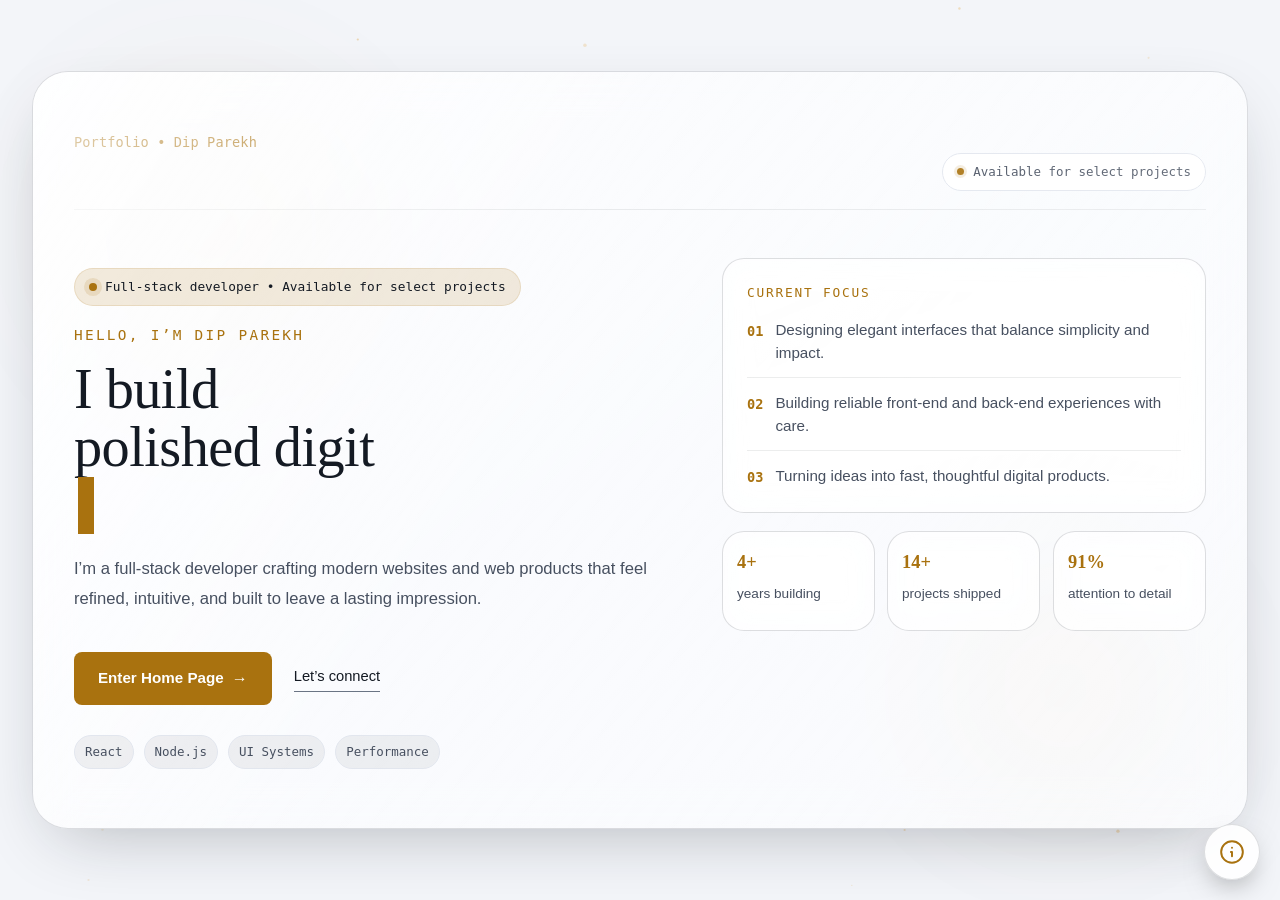
<file: index.html>
<!DOCTYPE html>
<html lang="en">
  <head>
    <meta charset="UTF-8" />
    <meta name="viewport" content="width=device-width, initial-scale=1.0" />
    <title>Dip Parekh | Full Stack Developer</title>
    <meta
      name="description"
      content="Personal portfolio for Dip Parekh, a Full Stack Developer crafting thoughtful digital experiences."
    />
    <link rel="icon" type="image/svg+xml" href="favicon.svg" />
    <link rel="stylesheet" href="styles.css" />
  </head>
  <body class="landing-page">
    <a class="skip-link" href="#main-content">Skip to content</a>
    <canvas id="bg-canvas" aria-hidden="true"></canvas>
    <div class="landing-glow glow-one" aria-hidden="true"></div>
    <div class="landing-glow glow-two" aria-hidden="true"></div>
    <div class="reading-guide" aria-hidden="true"></div>

    <main class="landing-shell" id="main-content">
      <section class="landing-card animate-in">
        <div class="landing-topbar">
          <p class="eyebrow">Portfolio • Dip Parekh</p>
          <span class="status-pill landing-status">
            <span class="dot"></span>
            Available for select projects
          </span>
        </div>

        <div class="landing-grid">
          <div class="landing-content">
            <div class="hero-badge">Full-stack developer • Available for select projects</div>
            <p class="intro-label">Hello, I’m Dip Parekh</p>
            <h1 class="hero-title">
              <span
                class="hero-text"
                data-animated-text="I build polished digital experiences with clarity, speed, and soul."
              ></span>
              <span class="typing-cursor" aria-hidden="true"></span>
            </h1>
            <p class="landing-copy">
              I’m a full-stack developer crafting modern websites and web products that feel refined,
              intuitive, and built to leave a lasting impression.
            </p>

            <div class="hero-actions">
              <a class="primary-link nav-entry-btn" href="home.html">
                Enter Home Page
                <span aria-hidden="true">→</span>
              </a>
              <a class="secondary-link" href="contact.html">Let’s connect</a>
            </div>

            <div class="chip-row" aria-label="Core skills">
              <span>React</span>
              <span>Node.js</span>
              <span>UI Systems</span>
              <span>Performance</span>
            </div>
          </div>

          <aside class="landing-aside">
            <div class="glass-panel">
              <p class="panel-label">Current focus</p>
              <ul class="feature-list">
                <li>
                  <strong>01</strong>
                  <span>Designing elegant interfaces that balance simplicity and impact.</span>
                </li>
                <li>
                  <strong>02</strong>
                  <span>Building reliable front-end and back-end experiences with care.</span>
                </li>
                <li>
                  <strong>03</strong>
                  <span>Turning ideas into fast, thoughtful digital products.</span>
                </li>
              </ul>
            </div>

            <div class="stats-grid">
              <div class="stat-box">
                <strong class="stat-value" data-target="4" data-suffix="+">0</strong>
                <span>years building</span>
              </div>
              <div class="stat-box">
                <strong class="stat-value" data-target="15" data-suffix="+">0</strong>
                <span>projects shipped</span>
              </div>
              <div class="stat-box">
                <strong class="stat-value" data-target="100" data-suffix="%">0</strong>
                <span>attention to detail</span>
              </div>
            </div>
          </aside>
        </div>
      </section>
    </main>

    <div class="accessibility-widget">
      <div class="accessibility-panel" aria-hidden="true">
        <div class="a11y-panel-head">
          <span class="a11y-panel-title">Accessibility</span>
          <button class="a11y-close" type="button" aria-label="Close accessibility panel">×</button>
        </div>
        <div class="a11y-panel-body">
          <div class="a11y-group">
            <span class="a11y-label">Theme</span>
            <div class="a11y-options" role="group" aria-label="Theme">
              <button class="a11y-option" type="button" data-option="theme" data-key="theme" data-value="dark" aria-pressed="false">Dark</button>
              <button class="a11y-option" type="button" data-option="theme" data-key="theme" data-value="light" aria-pressed="false">Light</button>
            </div>
          </div>
          <div class="a11y-group">
            <span class="a11y-label">Text size</span>
            <div class="a11y-options" role="group" aria-label="Text size">
              <button class="a11y-option" type="button" data-option="textSize" data-key="textSize" data-value="small" aria-pressed="false">A−</button>
              <button class="a11y-option" type="button" data-option="textSize" data-key="textSize" data-value="normal" aria-pressed="false">A</button>
              <button class="a11y-option" type="button" data-option="textSize" data-key="textSize" data-value="large" aria-pressed="false">A+</button>
              <button class="a11y-option" type="button" data-option="textSize" data-key="textSize" data-value="xlarge" aria-pressed="false">A++</button>
            </div>
          </div>
          <div class="a11y-group">
            <span class="a11y-label">
              High contrast
              <button class="a11y-switch" type="button" role="switch" aria-label="High contrast" data-switch="highContrast" aria-checked="false"><span></span></button>
            </span>
          </div>
          <div class="a11y-group">
            <span class="a11y-label">
              Underline links
              <button class="a11y-switch" type="button" role="switch" aria-label="Underline links" data-switch="underlineLinks" aria-checked="false"><span></span></button>
            </span>
          </div>
          <div class="a11y-group">
            <span class="a11y-label">
              Reduce motion
              <button class="a11y-switch" type="button" role="switch" aria-label="Reduce motion" data-switch="reduceMotion" aria-checked="false"><span></span></button>
            </span>
          </div>
          <div class="a11y-group">
            <span class="a11y-label">
              Grayscale
              <button class="a11y-switch" type="button" role="switch" aria-label="Grayscale" data-switch="grayscale" aria-checked="false"><span></span></button>
            </span>
          </div>
          <div class="a11y-group">
            <span class="a11y-label">
              Big cursor
              <button class="a11y-switch" type="button" role="switch" aria-label="Big cursor" data-switch="bigCursor" aria-checked="false"><span></span></button>
            </span>
          </div>
          <div class="a11y-group">
            <span class="a11y-label">
              Reading guide
              <button class="a11y-switch" type="button" role="switch" aria-label="Reading guide" data-switch="readingGuide" aria-checked="false"><span></span></button>
            </span>
          </div>
          <button class="a11y-reset" type="button" data-reset="true">Reset all</button>
        </div>
      </div>
      <button class="accessibility-toggle" type="button" aria-expanded="false" aria-label="Open accessibility options">
        <svg xmlns="http://www.w3.org/2000/svg" viewBox="0 0 24 24" fill="none" stroke="currentColor" stroke-width="1.8" stroke-linecap="round" stroke-linejoin="round" aria-hidden="true">
          <circle cx="12" cy="12" r="10"></circle>
          <path d="M12 8h.01"></path>
          <path d="M11 12h1v4"></path>
        </svg>
      </button>
    </div>

    <script src="script.js"></script>
  </body>
</html>
</file>
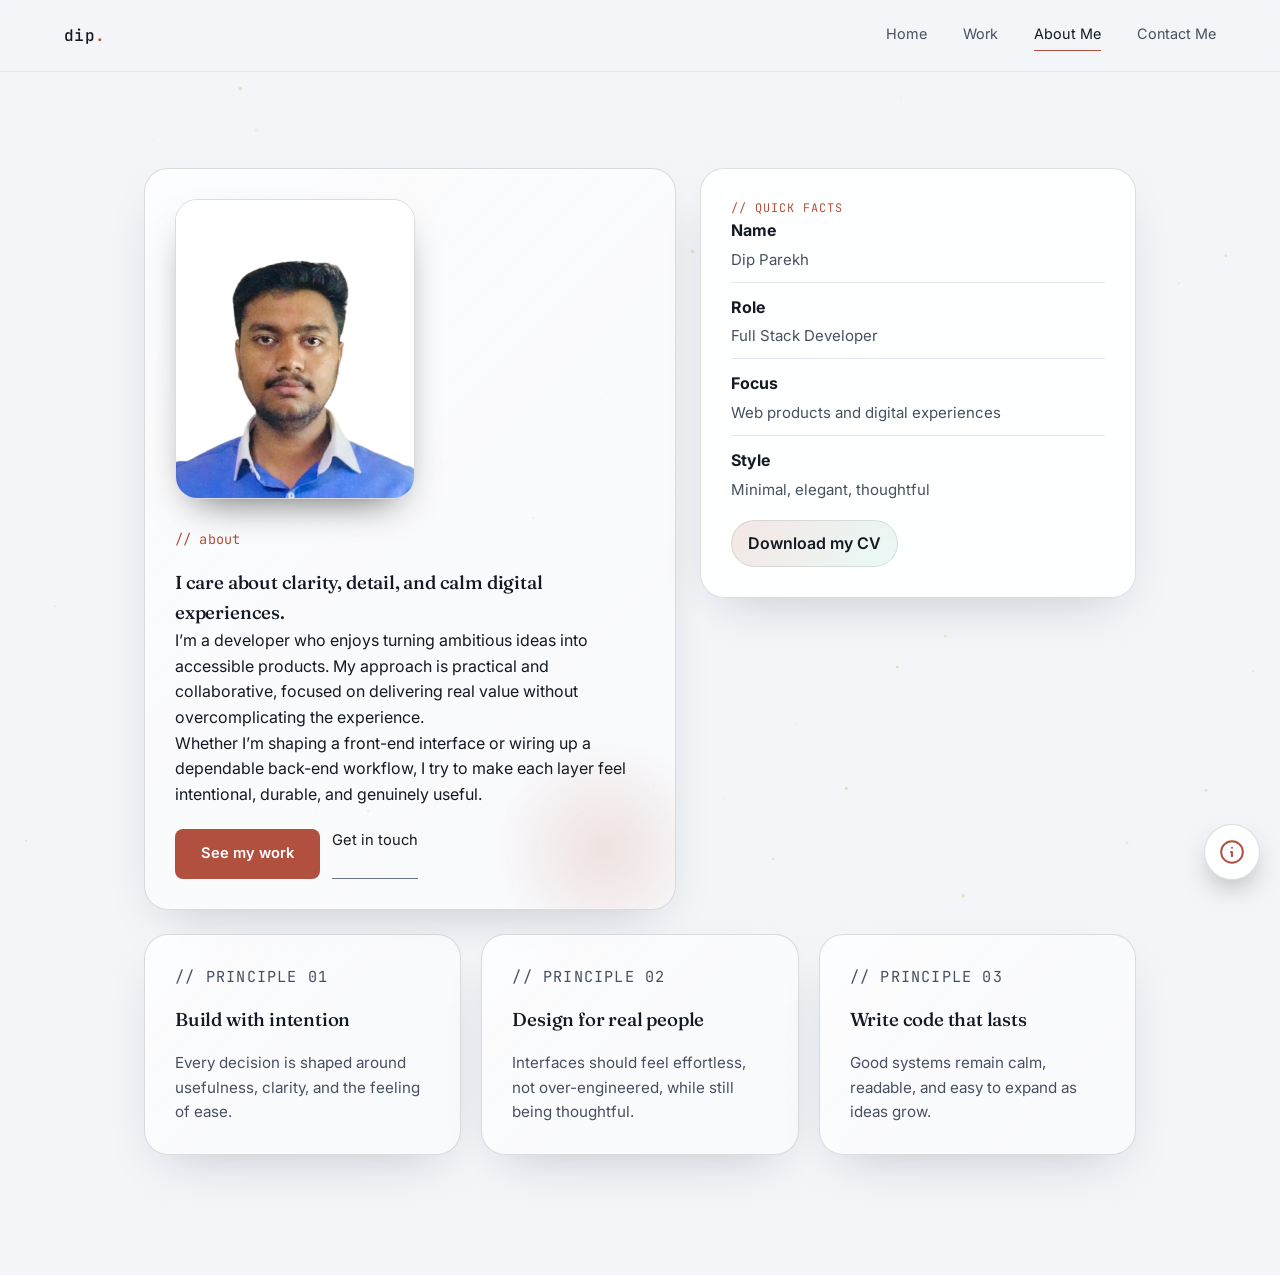
<file: about.html>
<!DOCTYPE html>
<html lang="en">
  <head>
    <meta charset="UTF-8" />
    <meta name="viewport" content="width=device-width, initial-scale=1.0" />
    <title>Dip Parekh | About Me</title>
    <meta name="description" content="About Dip Parekh and his professional story." />
    <link rel="preconnect" href="https://fonts.googleapis.com" />
    <link rel="preconnect" href="https://fonts.gstatic.com" crossorigin />
    <link
      href="https://fonts.googleapis.com/css2?family=Fraunces:ital,opsz,wght@0,9..144,300;0,9..144,500;0,9..144,600;1,9..144,500&family=Inter:wght@400;500;600&family=JetBrains+Mono:wght@400;500&display=swap"
      rel="stylesheet"
    />
    <link rel="stylesheet" href="styles.css" />
  </head>
  <body data-page="about" class="about-page">
    <a class="skip-link" href="#main-content">Skip to content</a>
    <canvas id="bg-canvas" aria-hidden="true"></canvas>
    <div class="reading-guide" aria-hidden="true"></div>

<nav class="site-nav" aria-label="Primary navigation">
      <a class="logo-mark" href="home.html">dip<span>.</span></a>
      <div class="nav-links" id="nav-links">
        <a class="nav-link" href="home.html">Home</a>
        <a class="nav-link" href="work.html">Work</a>
        <a class="nav-link active" href="about.html">About Me</a>
        <a class="nav-link" href="contact.html">Contact Me</a>
      </div>
      <button class="nav-toggle" type="button" aria-label="Open menu" aria-expanded="false" aria-controls="nav-links">
        <span></span><span></span><span></span>
      </button>
    </nav>
    <div class="nav-overlay" aria-hidden="true"></div>

    <main class="page-shell" id="main-content">
      <section class="about-layout">
        <article class="panel story-panel work-card animate-in">
          <div class="about-photo-card">
            <img src="assets/DIP image.png" alt="Portrait of Dip Parekh" />
          </div>
          <p class="eyebrow">// about</p>
          <h1>I care about clarity, detail, and calm digital experiences.</h1>
          <p>
            I’m a developer who enjoys turning ambitious ideas into accessible
            products. My approach is practical and collaborative, focused on
            delivering real value without overcomplicating the experience.
          </p>
          <p>
            Whether I’m shaping a front-end interface or wiring up a dependable
            back-end workflow, I try to make each layer feel intentional, durable,
            and genuinely useful.
          </p>
          <div class="action-row">
            <a class="primary-link" href="work.html">See my work</a>
            <a class="secondary-link" href="contact.html">Get in touch</a>
          </div>
        </article>

        <aside class="panel quick-facts work-card animate-in">
          <p class="approach-tag">// quick facts</p>
          <ul class="detail-list">
            <li><strong>Name</strong><span>Dip Parekh</span></li>
            <li><strong>Role</strong><span>Full Stack Developer</span></li>
            <li><strong>Focus</strong><span>Web products and digital experiences</span></li>
            <li><strong>Style</strong><span>Minimal, elegant, thoughtful</span></li>
          </ul>
          <a class="cv-download" href="assets/DIP%20%20CV%20IT.pdf" download="Dip-Parekh-CV.pdf">
            Download my CV
          </a>
        </aside>
      </section>

      <section class="values-grid">
        <article class="panel value-card work-card animate-in">
          <p class="approach-tag">// principle 01</p>
          <h3>Build with intention</h3>
          <p>Every decision is shaped around usefulness, clarity, and the feeling of ease.</p>
        </article>
        <article class="panel value-card work-card animate-in">
          <p class="approach-tag">// principle 02</p>
          <h3>Design for real people</h3>
          <p>Interfaces should feel effortless, not over-engineered, while still being thoughtful.</p>
        </article>
        <article class="panel value-card work-card animate-in">
          <p class="approach-tag">// principle 03</p>
          <h3>Write code that lasts</h3>
          <p>Good systems remain calm, readable, and easy to expand as ideas grow.</p>
        </article>
      </section>
    </main>

    <div class="accessibility-widget">
      <div class="accessibility-panel" aria-hidden="true">
        <div class="a11y-panel-head">
          <span class="a11y-panel-title">Accessibility</span>
          <button class="a11y-close" type="button" aria-label="Close accessibility panel">×</button>
        </div>
        <div class="a11y-panel-body">
          <div class="a11y-group">
            <span class="a11y-label">Theme</span>
            <div class="a11y-options" role="group" aria-label="Theme">
              <button class="a11y-option" type="button" data-option="theme" data-key="theme" data-value="dark" aria-pressed="false">Dark</button>
              <button class="a11y-option" type="button" data-option="theme" data-key="theme" data-value="light" aria-pressed="false">Light</button>
            </div>
          </div>
          <div class="a11y-group">
            <span class="a11y-label">Text size</span>
            <div class="a11y-options" role="group" aria-label="Text size">
              <button class="a11y-option" type="button" data-option="textSize" data-key="textSize" data-value="small" aria-pressed="false">A−</button>
              <button class="a11y-option" type="button" data-option="textSize" data-key="textSize" data-value="normal" aria-pressed="false">A</button>
              <button class="a11y-option" type="button" data-option="textSize" data-key="textSize" data-value="large" aria-pressed="false">A+</button>
              <button class="a11y-option" type="button" data-option="textSize" data-key="textSize" data-value="xlarge" aria-pressed="false">A++</button>
            </div>
          </div>
          <div class="a11y-group">
            <span class="a11y-label">
              High contrast
              <button class="a11y-switch" type="button" role="switch" aria-label="High contrast" data-switch="highContrast" aria-checked="false"><span></span></button>
            </span>
          </div>
          <div class="a11y-group">
            <span class="a11y-label">
              Underline links
              <button class="a11y-switch" type="button" role="switch" aria-label="Underline links" data-switch="underlineLinks" aria-checked="false"><span></span></button>
            </span>
          </div>
          <div class="a11y-group">
            <span class="a11y-label">
              Reduce motion
              <button class="a11y-switch" type="button" role="switch" aria-label="Reduce motion" data-switch="reduceMotion" aria-checked="false"><span></span></button>
            </span>
          </div>
          <div class="a11y-group">
            <span class="a11y-label">
              Grayscale
              <button class="a11y-switch" type="button" role="switch" aria-label="Grayscale" data-switch="grayscale" aria-checked="false"><span></span></button>
            </span>
          </div>
          <div class="a11y-group">
            <span class="a11y-label">
              Big cursor
              <button class="a11y-switch" type="button" role="switch" aria-label="Big cursor" data-switch="bigCursor" aria-checked="false"><span></span></button>
            </span>
          </div>
          <div class="a11y-group">
            <span class="a11y-label">
              Reading guide
              <button class="a11y-switch" type="button" role="switch" aria-label="Reading guide" data-switch="readingGuide" aria-checked="false"><span></span></button>
            </span>
          </div>
          <button class="a11y-reset" type="button" data-reset="true">Reset all</button>
        </div>
      </div>
      <button class="accessibility-toggle" type="button" aria-expanded="false" aria-label="Open accessibility options">
        <svg xmlns="http://www.w3.org/2000/svg" viewBox="0 0 24 24" fill="none" stroke="currentColor" stroke-width="1.8" stroke-linecap="round" stroke-linejoin="round" aria-hidden="true">
          <circle cx="12" cy="12" r="10"></circle>
          <path d="M12 8h.01"></path>
          <path d="M11 12h1v4"></path>
        </svg>
      </button>
    </div>

    <script src="script.js"></script>
  </body>
</html>
</file>
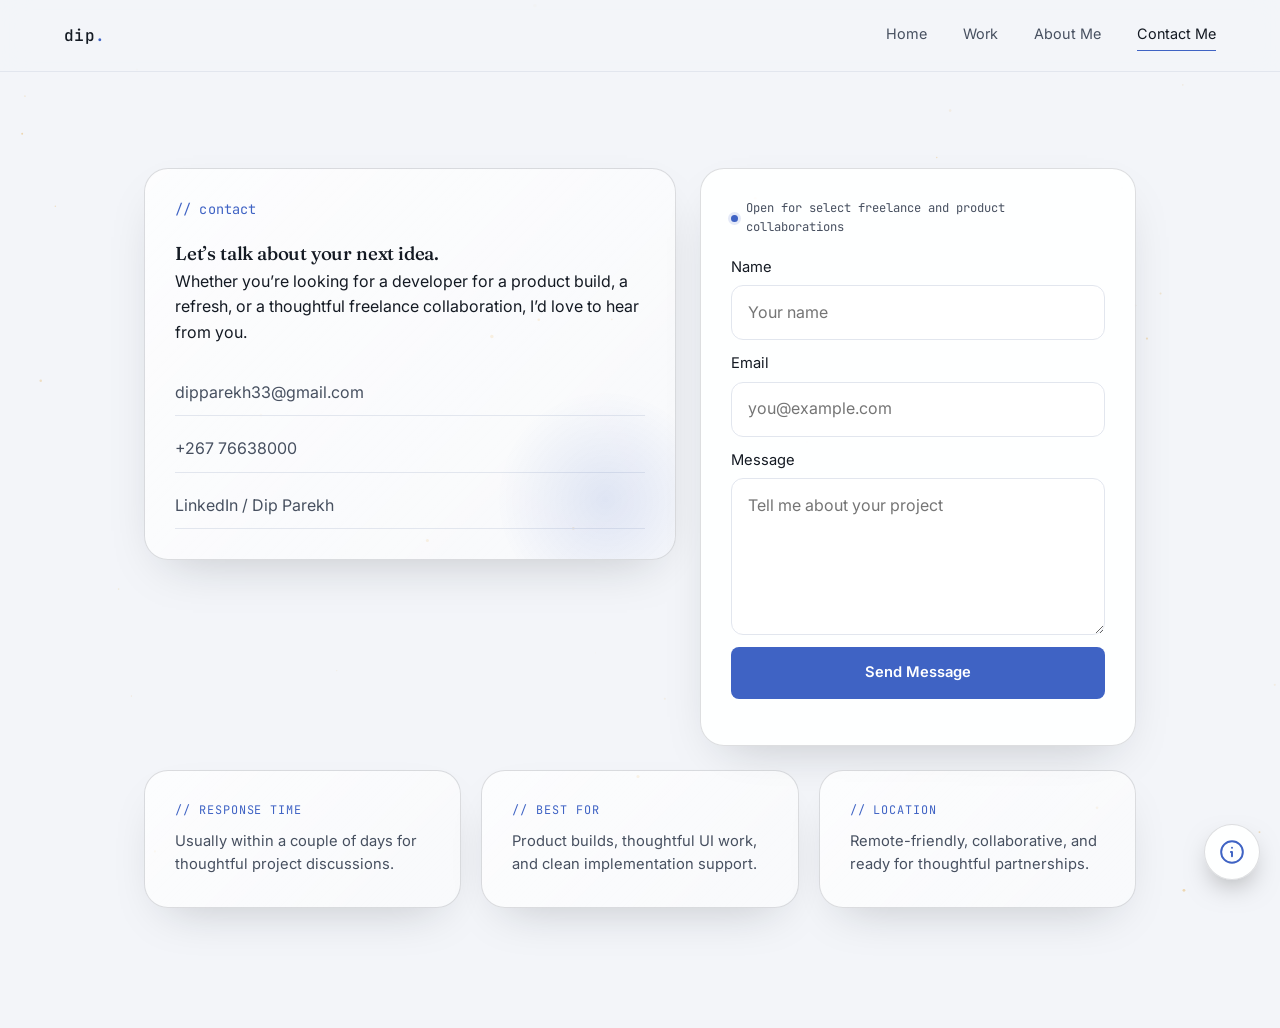
<file: contact.html>
<!DOCTYPE html>
<html lang="en">
  <head>
    <meta charset="UTF-8" />
    <meta name="viewport" content="width=device-width, initial-scale=1.0" />
    <title>Dip Parekh | Contact Me</title>
    <meta name="description" content="Get in touch with Dip Parekh." />
    <link rel="preconnect" href="https://fonts.googleapis.com" />
    <link rel="preconnect" href="https://fonts.gstatic.com" crossorigin />
    <link
      href="https://fonts.googleapis.com/css2?family=Fraunces:ital,opsz,wght@0,9..144,300;0,9..144,500;0,9..144,600;1,9..144,500&family=Inter:wght@400;500;600&family=JetBrains+Mono:wght@400;500&display=swap"
      rel="stylesheet"
    />
    <link rel="stylesheet" href="styles.css" />
  </head>
  <body data-page="contact" class="contact-page">
    <a class="skip-link" href="#main-content">Skip to content</a>
    <canvas id="bg-canvas" aria-hidden="true"></canvas>
    <div class="reading-guide" aria-hidden="true"></div>

<nav class="site-nav" aria-label="Primary navigation">
      <a class="logo-mark" href="home.html">dip<span>.</span></a>
      <div class="nav-links" id="nav-links">
        <a class="nav-link" href="home.html">Home</a>
        <a class="nav-link" href="work.html">Work</a>
        <a class="nav-link" href="about.html">About Me</a>
        <a class="nav-link active" href="contact.html">Contact Me</a>
      </div>
      <button class="nav-toggle" type="button" aria-label="Open menu" aria-expanded="false" aria-controls="nav-links">
        <span></span><span></span><span></span>
      </button>
    </nav>
    <div class="nav-overlay" aria-hidden="true"></div>

    <main class="page-shell" id="main-content">
      <section class="contact-layout">
        <article class="panel contact-intro work-card animate-in">
          <p class="eyebrow">// contact</p>
          <h1>Let’s talk about your next idea.</h1>
          <p>
            Whether you’re looking for a developer for a product build, a refresh,
            or a thoughtful freelance collaboration, I’d love to hear from you.
          </p>
          <div class="contact-links">
            <a href="mailto:dipparekh33@gmail.com">dipparekh33@gmail.com</a>
            <a href="tel:+26776638000">+267 76638000</a>
            <a href="https://www.linkedin.com/in/dip-parekh-223962174/" target="_blank" rel="noopener noreferrer">LinkedIn / Dip Parekh</a>
          </div>
        </article>

        <div class="panel form-card work-card animate-in">
          <div class="contact-status">
            <span class="dot"></span>
            Open for select freelance and product collaborations
          </div>
          <form id="contact-form" action="https://api.web3forms.com/submit" method="POST">
            <input type="hidden" name="access_key" value="25f77def-c00d-4a2e-8013-86883be7942d" />
            <label>
              Name
              <input type="text" name="name" placeholder="Your name" required />
            </label>
            <label>
              Email
              <input type="email" name="email" placeholder="you@example.com" required />
            </label>
            <label>
              Message
              <textarea name="message" rows="5" placeholder="Tell me about your project" required></textarea>
            </label>
            <button type="submit" class="primary-link">Send Message</button>
            <div id="form-status" class="form-status" aria-live="polite"></div>
          </form>
        </div>
      </section>

      <section class="contact-strip">
        <article class="panel work-card animate-in">
          <p class="approach-tag">// response time</p>
          <p>Usually within a couple of days for thoughtful project discussions.</p>
        </article>
        <article class="panel work-card animate-in">
          <p class="approach-tag">// best for</p>
          <p>Product builds, thoughtful UI work, and clean implementation support.</p>
        </article>
        <article class="panel work-card animate-in">
          <p class="approach-tag">// location</p>
          <p>Remote-friendly, collaborative, and ready for thoughtful partnerships.</p>
        </article>
      </section>
    </main>

    <div class="accessibility-widget">
      <div class="accessibility-panel" aria-hidden="true">
        <div class="a11y-panel-head">
          <span class="a11y-panel-title">Accessibility</span>
          <button class="a11y-close" type="button" aria-label="Close accessibility panel">×</button>
        </div>
        <div class="a11y-panel-body">
          <div class="a11y-group">
            <span class="a11y-label">Theme</span>
            <div class="a11y-options" role="group" aria-label="Theme">
              <button class="a11y-option" type="button" data-option="theme" data-key="theme" data-value="dark" aria-pressed="false">Dark</button>
              <button class="a11y-option" type="button" data-option="theme" data-key="theme" data-value="light" aria-pressed="false">Light</button>
            </div>
          </div>
          <div class="a11y-group">
            <span class="a11y-label">Text size</span>
            <div class="a11y-options" role="group" aria-label="Text size">
              <button class="a11y-option" type="button" data-option="textSize" data-key="textSize" data-value="small" aria-pressed="false">A−</button>
              <button class="a11y-option" type="button" data-option="textSize" data-key="textSize" data-value="normal" aria-pressed="false">A</button>
              <button class="a11y-option" type="button" data-option="textSize" data-key="textSize" data-value="large" aria-pressed="false">A+</button>
              <button class="a11y-option" type="button" data-option="textSize" data-key="textSize" data-value="xlarge" aria-pressed="false">A++</button>
            </div>
          </div>
          <div class="a11y-group">
            <span class="a11y-label">
              High contrast
              <button class="a11y-switch" type="button" role="switch" aria-label="High contrast" data-switch="highContrast" aria-checked="false"><span></span></button>
            </span>
          </div>
          <div class="a11y-group">
            <span class="a11y-label">
              Underline links
              <button class="a11y-switch" type="button" role="switch" aria-label="Underline links" data-switch="underlineLinks" aria-checked="false"><span></span></button>
            </span>
          </div>
          <div class="a11y-group">
            <span class="a11y-label">
              Reduce motion
              <button class="a11y-switch" type="button" role="switch" aria-label="Reduce motion" data-switch="reduceMotion" aria-checked="false"><span></span></button>
            </span>
          </div>
          <div class="a11y-group">
            <span class="a11y-label">
              Grayscale
              <button class="a11y-switch" type="button" role="switch" aria-label="Grayscale" data-switch="grayscale" aria-checked="false"><span></span></button>
            </span>
          </div>
          <div class="a11y-group">
            <span class="a11y-label">
              Big cursor
              <button class="a11y-switch" type="button" role="switch" aria-label="Big cursor" data-switch="bigCursor" aria-checked="false"><span></span></button>
            </span>
          </div>
          <div class="a11y-group">
            <span class="a11y-label">
              Reading guide
              <button class="a11y-switch" type="button" role="switch" aria-label="Reading guide" data-switch="readingGuide" aria-checked="false"><span></span></button>
            </span>
          </div>
          <button class="a11y-reset" type="button" data-reset="true">Reset all</button>
        </div>
      </div>
      <button class="accessibility-toggle" type="button" aria-expanded="false" aria-label="Open accessibility options">
        <svg xmlns="http://www.w3.org/2000/svg" viewBox="0 0 24 24" fill="none" stroke="currentColor" stroke-width="1.8" stroke-linecap="round" stroke-linejoin="round" aria-hidden="true">
          <circle cx="12" cy="12" r="10"></circle>
          <path d="M12 8h.01"></path>
          <path d="M11 12h1v4"></path>
        </svg>
      </button>
    </div>

    <script src="script.js"></script>
  </body>
</html>
</file>
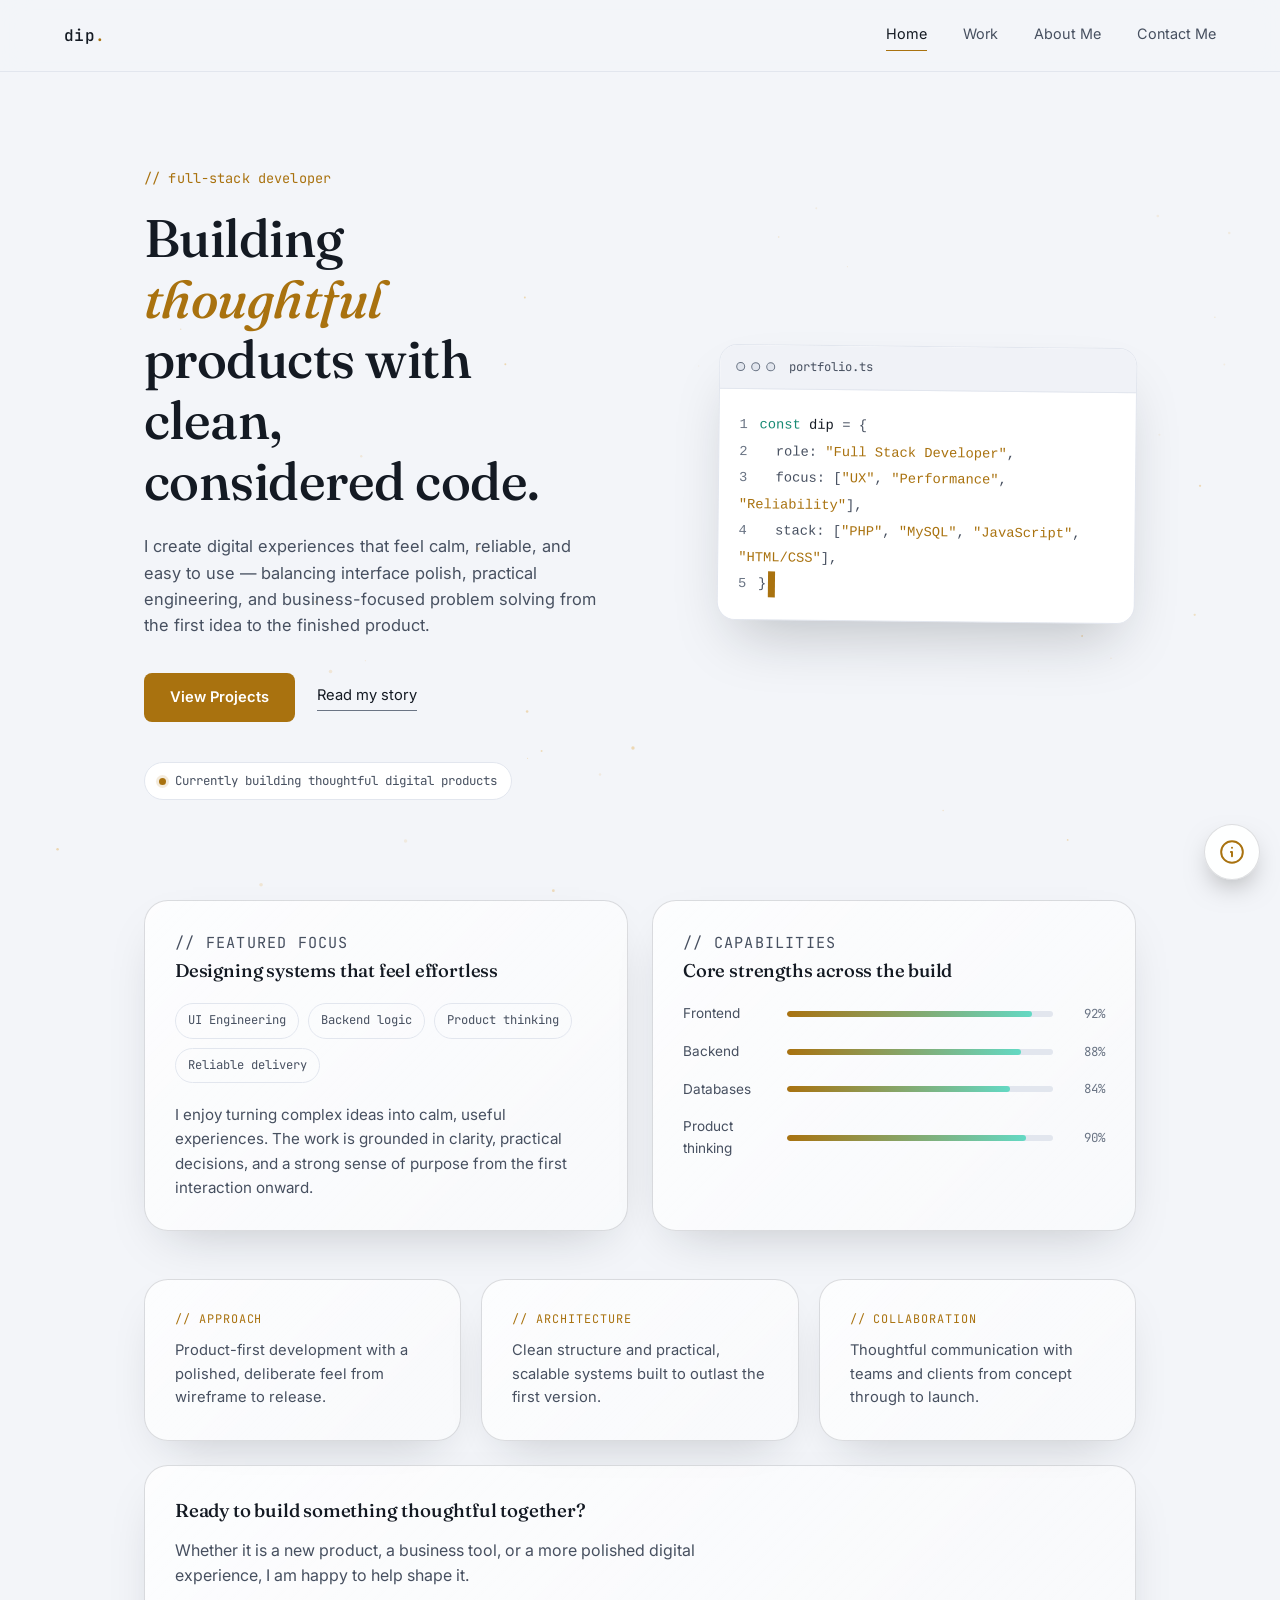
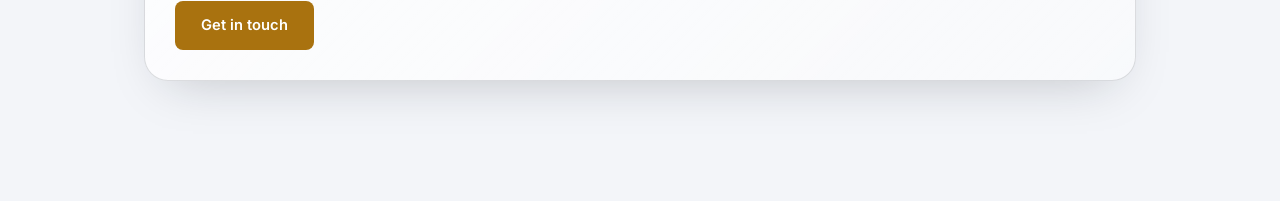
<file: home.html>
<!DOCTYPE html>
<html lang="en">
  <head>
    <meta charset="UTF-8" />
    <meta name="viewport" content="width=device-width, initial-scale=1.0" />
    <title>Dip Parekh | Home</title>
    <meta name="description" content="Home page for Dip Parekh's personal portfolio." />
    <link rel="preconnect" href="https://fonts.googleapis.com" />
    <link rel="preconnect" href="https://fonts.gstatic.com" crossorigin />
    <link
      href="https://fonts.googleapis.com/css2?family=Fraunces:ital,opsz,wght@0,9..144,300;0,9..144,500;0,9..144,600;1,9..144,500&family=Inter:wght@400;500;600&family=JetBrains+Mono:wght@400;500&display=swap"
      rel="stylesheet"
    />
    <link rel="stylesheet" href="styles.css" />
  </head>
  <body data-page="home" class="home-page">
    <a class="skip-link" href="#main-content">Skip to content</a>
    <canvas id="bg-canvas" aria-hidden="true"></canvas>
    <div class="reading-guide" aria-hidden="true"></div>

    <nav class="site-nav" aria-label="Primary navigation">
      <a class="logo-mark" href="home.html">dip<span>.</span></a>
      <div class="nav-links" id="nav-links">
        <a class="nav-link active" href="home.html">Home</a>
        <a class="nav-link" href="work.html">Work</a>
        <a class="nav-link" href="about.html">About Me</a>
        <a class="nav-link" href="contact.html">Contact Me</a>
      </div>
      <button class="nav-toggle" type="button" aria-label="Open menu" aria-expanded="false" aria-controls="nav-links">
        <span></span><span></span><span></span>
      </button>
    </nav>
    <div class="nav-overlay" aria-hidden="true"></div>

    <main class="page-shell" id="main-content">
      <section class="hero-grid">
        <div class="hero-copy animate-in">
          <p class="eyebrow">// full-stack developer</p>
          <h1>Building <em>thoughtful</em> products with clean, considered code.</h1>
          <p class="lead">
            I create digital experiences that feel calm, reliable, and easy to use — balancing interface polish,
            practical engineering, and business-focused problem solving from the first idea to the finished product.
          </p>
          <div class="hero-actions">
            <a class="primary-link" href="work.html">View Projects</a>
            <a class="secondary-link" href="about.html">Read my story</a>
          </div>
          <div class="status-pill">
            <span class="dot"></span>
            Currently building thoughtful digital products
          </div>
        </div>

        <div class="hero-card animate-in">
          <div class="code-window">
            <div class="window-bar">
              <div class="window-dots">
                <span></span><span></span><span></span>
              </div>
              <span class="window-title">portfolio.ts</span>
            </div>
            <div class="code-body">
              <pre><code><span class="ln">1</span><span class="tok-kw">const</span> <span class="tok-var">dip</span> <span class="tok-op">=</span> <span class="tok-punct">{</span>
<span class="ln">2</span>  <span class="tok-prop">role</span><span class="tok-punct">:</span> <span class="tok-str">"Full Stack Developer"</span><span class="tok-punct">,</span>
<span class="ln">3</span>  <span class="tok-prop">focus</span><span class="tok-punct">:</span> <span class="tok-punct">[</span><span class="tok-str">"UX"</span><span class="tok-punct">,</span> <span class="tok-str">"Performance"</span><span class="tok-punct">,</span> <span class="tok-str">"Reliability"</span><span class="tok-punct">]</span><span class="tok-punct">,</span>
<span class="ln">4</span>  <span class="tok-prop">stack</span><span class="tok-punct">:</span> <span class="tok-punct">[</span><span class="tok-str">"PHP"</span><span class="tok-punct">,</span> <span class="tok-str">"MySQL"</span><span class="tok-punct">,</span> <span class="tok-str">"JavaScript"</span><span class="tok-punct">,</span> <span class="tok-str">"HTML/CSS"</span><span class="tok-punct">]</span><span class="tok-punct">,</span>
<span class="ln">5</span><span class="tok-punct">}</span><span class="cursor">&nbsp;</span></code></pre>
            </div>
          </div>
        </div>
      </section>

      <section class="content-grid">
        <article class="panel work-card animate-in">
          <p class="approach-tag">// featured focus</p>
          <h3>Designing systems that feel effortless</h3>
          <div class="chips">
            <span>UI Engineering</span>
            <span>Backend logic</span>
            <span>Product thinking</span>
            <span>Reliable delivery</span>
          </div>
          <p>
            I enjoy turning complex ideas into calm, useful experiences. The work is grounded in clarity,
            practical decisions, and a strong sense of purpose from the first interaction onward.
          </p>
        </article>

        <article class="panel work-card animate-in">
          <p class="approach-tag">// capabilities</p>
          <h3>Core strengths across the build</h3>
          <div class="skill-list">
            <div class="skill-row">
              <span class="skill-label">Frontend</span>
              <div class="bar"><i data-target="92"></i></div>
              <span class="skill-value">92%</span>
            </div>
            <div class="skill-row">
              <span class="skill-label">Backend</span>
              <div class="bar"><i data-target="88"></i></div>
              <span class="skill-value">88%</span>
            </div>
            <div class="skill-row">
              <span class="skill-label">Databases</span>
              <div class="bar"><i data-target="84"></i></div>
              <span class="skill-value">84%</span>
            </div>
            <div class="skill-row">
              <span class="skill-label">Product thinking</span>
              <div class="bar"><i data-target="90"></i></div>
              <span class="skill-value">90%</span>
            </div>
          </div>
        </article>
      </section>

      <section class="approach-strip">
        <article class="panel approach-card work-card animate-in">
          <p class="approach-tag">// approach</p>
          <p>Product-first development with a polished, deliberate feel from wireframe to release.</p>
        </article>
        <article class="panel approach-card work-card animate-in">
          <p class="approach-tag">// architecture</p>
          <p>Clean structure and practical, scalable systems built to outlast the first version.</p>
        </article>
        <article class="panel approach-card work-card animate-in">
          <p class="approach-tag">// collaboration</p>
          <p>Thoughtful communication with teams and clients from concept through to launch.</p>
        </article>
      </section>

      <section class="panel closing-cta work-card animate-in">
        <h3>Ready to build something thoughtful together?</h3>
        <p>Whether it is a new product, a business tool, or a more polished digital experience, I am happy to help shape it.</p>
        <a class="primary-link" href="contact.html">Get in touch</a>
      </section>
    </main>

    <div class="accessibility-widget">
      <div class="accessibility-panel" aria-hidden="true">
        <div class="a11y-panel-head">
          <span class="a11y-panel-title">Accessibility</span>
          <button class="a11y-close" type="button" aria-label="Close accessibility panel">×</button>
        </div>
        <div class="a11y-panel-body">
          <div class="a11y-group">
            <span class="a11y-label">Theme</span>
            <div class="a11y-options" role="group" aria-label="Theme">
              <button class="a11y-option" type="button" data-option="theme" data-key="theme" data-value="dark" aria-pressed="false">Dark</button>
              <button class="a11y-option" type="button" data-option="theme" data-key="theme" data-value="light" aria-pressed="false">Light</button>
            </div>
          </div>
          <div class="a11y-group">
            <span class="a11y-label">Text size</span>
            <div class="a11y-options" role="group" aria-label="Text size">
              <button class="a11y-option" type="button" data-option="textSize" data-key="textSize" data-value="small" aria-pressed="false">A−</button>
              <button class="a11y-option" type="button" data-option="textSize" data-key="textSize" data-value="normal" aria-pressed="false">A</button>
              <button class="a11y-option" type="button" data-option="textSize" data-key="textSize" data-value="large" aria-pressed="false">A+</button>
              <button class="a11y-option" type="button" data-option="textSize" data-key="textSize" data-value="xlarge" aria-pressed="false">A++</button>
            </div>
          </div>
          <div class="a11y-group">
            <span class="a11y-label">
              High contrast
              <button class="a11y-switch" type="button" role="switch" aria-label="High contrast" data-switch="highContrast" aria-checked="false"><span></span></button>
            </span>
          </div>
          <div class="a11y-group">
            <span class="a11y-label">
              Underline links
              <button class="a11y-switch" type="button" role="switch" aria-label="Underline links" data-switch="underlineLinks" aria-checked="false"><span></span></button>
            </span>
          </div>
          <div class="a11y-group">
            <span class="a11y-label">
              Reduce motion
              <button class="a11y-switch" type="button" role="switch" aria-label="Reduce motion" data-switch="reduceMotion" aria-checked="false"><span></span></button>
            </span>
          </div>
          <div class="a11y-group">
            <span class="a11y-label">
              Grayscale
              <button class="a11y-switch" type="button" role="switch" aria-label="Grayscale" data-switch="grayscale" aria-checked="false"><span></span></button>
            </span>
          </div>
          <div class="a11y-group">
            <span class="a11y-label">
              Big cursor
              <button class="a11y-switch" type="button" role="switch" aria-label="Big cursor" data-switch="bigCursor" aria-checked="false"><span></span></button>
            </span>
          </div>
          <div class="a11y-group">
            <span class="a11y-label">
              Reading guide
              <button class="a11y-switch" type="button" role="switch" aria-label="Reading guide" data-switch="readingGuide" aria-checked="false"><span></span></button>
            </span>
          </div>
          <button class="a11y-reset" type="button" data-reset="true">Reset all</button>
        </div>
      </div>
      <button class="accessibility-toggle" type="button" aria-expanded="false" aria-label="Open accessibility options">
        <svg xmlns="http://www.w3.org/2000/svg" viewBox="0 0 24 24" fill="none" stroke="currentColor" stroke-width="1.8" stroke-linecap="round" stroke-linejoin="round" aria-hidden="true">
          <circle cx="12" cy="12" r="10"></circle>
          <path d="M12 8h.01"></path>
          <path d="M11 12h1v4"></path>
        </svg>
      </button>
    </div>

    <script src="script.js"></script>
  </body>
</html>
</file>
<file: styles.css>
/* ============================================
   TOKENS
   ============================================ */
:root {
  /* Raw palette (dark) */
  --ink-950: #0a0d12;
  --ink-900: #11151c;
  --ink-850: #161b24;
  --ink-800: #1b212b;
  --foam-100: #e7eaf0;
  --slate-400: #7c8494;
  --slate-500: #5c6474;
  --amber-400: #e3a63e;
  --teal-300: #63d9c4;
  --coral-400: #e08a7d;
  --blue-400: #7ea3e3;

  --accent: var(--amber-400);
  --accent-soft: rgba(227, 166, 62, 0.14);

  --font-display: "Fraunces", serif;
  --font-body: "Inter", -apple-system, BlinkMacSystemFont, sans-serif;
  --font-mono: "JetBrains Mono", ui-monospace, monospace;

  --shell-width: 1120px;
  --radius-lg: 18px;
  --radius-md: 12px;
  --radius-sm: 8px;

  --ease: cubic-bezier(0.16, 1, 0.3, 1);
}

/* Semantic tokens — Dark theme (default) */
:root,
[data-theme="dark"] {
  --page-bg: var(--ink-950);
  --surface-1: var(--ink-900);
  --surface-2: var(--ink-850);
  --surface-3: var(--ink-800);
  --text-1: var(--foam-100);
  --text-2: var(--slate-400);
  --text-3: var(--slate-500);
  --line-strong: rgba(255, 255, 255, 0.14);
  --line-soft: rgba(255, 255, 255, 0.08);
  --line-faint: rgba(255, 255, 255, 0.1);
  --glass-bg: rgba(10, 13, 18, 0.5);
  --glass-bg-2: rgba(10, 13, 18, 0.35);
  --glass-solid: rgba(17, 21, 28, 0.92);
  --nav-bg: rgba(10, 13, 18, 0.72);
  --card-surface: rgba(255, 255, 255, 0.14);
  --card-surface-2: rgba(255, 255, 255, 0.05);
  --card-shadow: 0 20px 50px -24px rgba(0, 0, 0, 0.8);
  --card-shadow-hover: 0 28px 60px -20px rgba(0, 0, 0, 0.85);
  --modal-bg: rgba(2, 4, 7, 0.82);
  --canvas-bg: #0a0d12;
  --tag-bg: rgba(10, 13, 18, 0.35);
  --input-bg: var(--ink-850);
  --primary-text: var(--ink-950);
}

/* Light theme */
[data-theme="light"] {
  --page-bg: #f3f5f9;
  --surface-1: #ffffff;
  --surface-2: #f0f2f7;
  --surface-3: #e2e6ee;
  --text-1: #141a23;
  --text-2: #475060;
  --text-3: #6a7484;
  --line-strong: rgba(20, 26, 35, 0.14);
  --line-soft: rgba(20, 26, 35, 0.08);
  --line-faint: rgba(20, 26, 35, 0.1);
  --glass-bg: rgba(255, 255, 255, 0.6);
  --glass-bg-2: rgba(255, 255, 255, 0.4);
  --glass-solid: rgba(255, 255, 255, 0.92);
  --nav-bg: rgba(243, 245, 249, 0.78);
  --card-surface: rgba(255, 255, 255, 0.78);
  --card-surface-2: rgba(255, 255, 255, 0.45);
  --card-shadow: 0 20px 50px -24px rgba(20, 26, 35, 0.25);
  --card-shadow-hover: 0 28px 60px -20px rgba(20, 26, 35, 0.3);
  --modal-bg: rgba(10, 14, 20, 0.6);
  --canvas-bg: #f3f5f9;
  --tag-bg: rgba(20, 26, 35, 0.06);
  --input-bg: #ffffff;
  --primary-text: #ffffff;
}

/* Per-page accents (dark) */
[data-page="home"] {
  --accent: var(--amber-400);
  --accent-soft: rgba(227, 166, 62, 0.14);
}
[data-page="work"] {
  --accent: var(--teal-300);
  --accent-soft: rgba(99, 217, 196, 0.14);
}
[data-page="about"] {
  --accent: var(--coral-400);
  --accent-soft: rgba(224, 138, 125, 0.14);
}
[data-page="contact"] {
  --accent: var(--blue-400);
  --accent-soft: rgba(126, 163, 227, 0.14);
}

/* Per-page accents (light — darker for contrast) */
[data-theme="light"] body[data-page="home"],
[data-theme="light"] body.landing-page {
  --accent: #a9720f;
  --accent-soft: rgba(169, 114, 15, 0.14);
}
[data-theme="light"] body[data-page="work"] {
  --accent: #178a74;
  --accent-soft: rgba(23, 138, 116, 0.14);
}
[data-theme="light"] body[data-page="about"] {
  --accent: #b2503f;
  --accent-soft: rgba(178, 80, 63, 0.14);
}
[data-theme="light"] body[data-page="contact"] {
  --accent: #3f63c4;
  --accent-soft: rgba(63, 99, 196, 0.14);
}

/* ============================================
   BASE
   ============================================ */
* {
  box-sizing: border-box;
}

html {
  scroll-behavior: smooth;
}

body {
  margin: 0;
  background: var(--page-bg);
  color: var(--text-1);
  font-family: var(--font-body);
  font-size: 16px;
  line-height: 1.6;
  -webkit-font-smoothing: antialiased;
  overflow-x: hidden;
  transition: background-color 0.3s var(--ease), color 0.3s var(--ease);
}

body.landing-page {
  overflow-x: hidden;
  min-height: 100vh;
  display: flex;
  align-items: center;
  justify-content: center;
  padding: clamp(18px, 3vw, 32px);
  position: relative;
  isolation: isolate;
}

.landing-glow {
  position: fixed;
  border-radius: 50%;
  filter: blur(70px);
  opacity: 0.35;
  pointer-events: none;
  z-index: 0;
  animation: drift 10s ease-in-out infinite alternate;
}

.glow-one {
  width: 320px;
  height: 320px;
  background: var(--accent-soft);
  top: 8%;
  left: 4%;
}

.glow-two {
  width: 280px;
  height: 280px;
  background: var(--accent-soft);
  bottom: 8%;
  right: 6%;
  animation-duration: 12s;
}

.landing-shell {
  position: relative;
  z-index: 1;
  width: min(1260px, 100%);
  display: flex;
  align-items: center;
  justify-content: center;
}

.landing-card {
  position: relative;
  width: 100%;
  max-width: 1240px;
  border-radius: clamp(24px, 3vw, 36px);
  padding: clamp(28px, 3.2vw, 54px);
  border: 1px solid var(--line-strong);
  background: linear-gradient(135deg, var(--card-surface), var(--card-surface-2));
  -webkit-backdrop-filter: blur(22px) saturate(180%);
  backdrop-filter: blur(22px) saturate(180%);
  box-shadow: 0 24px 70px -25px rgba(0, 0, 0, 0.65);
  overflow: hidden;
  transition: transform 0.35s var(--ease), box-shadow 0.35s var(--ease);
}

[data-theme="light"] .landing-card {
  box-shadow: 0 24px 70px -25px rgba(20, 26, 35, 0.3);
}

.landing-card::before {
  content: "";
  position: absolute;
  inset: 0;
  background: linear-gradient(120deg, rgba(255, 255, 255, 0.16), transparent 40%, rgba(255, 255, 255, 0.08));
  pointer-events: none;
}

[data-theme="light"] .landing-card::before {
  background: linear-gradient(120deg, rgba(255, 255, 255, 0.7), transparent 40%, rgba(255, 255, 255, 0.3));
}

.landing-topbar {
  display: flex;
  align-items: center;
  justify-content: space-between;
  gap: 16px;
  margin-bottom: 40px;
  padding-bottom: 18px;
  border-bottom: 1px solid var(--line-soft);
}

.landing-status {
  margin-top: 0;
  background: var(--glass-solid);
  border-color: var(--line-strong);
}

.landing-grid {
  display: grid;
  grid-template-columns: minmax(0, 1.1fr) minmax(0, 0.9fr);
  gap: clamp(30px, 4.5vw, 56px);
  align-items: start;
}

.landing-content {
  position: relative;
  z-index: 1;
  display: flex;
  flex-direction: column;
  justify-content: center;
  padding: clamp(8px, 1.4vw, 18px) 0 clamp(8px, 1.4vw, 18px);
}

.hero-badge {
  display: inline-flex;
  align-items: center;
  gap: 8px;
  width: max-content;
  margin-bottom: 18px;
  padding: 8px 14px;
  border-radius: 999px;
  border: 1px solid var(--accent-soft);
  background: var(--accent-soft);
  color: var(--text-1);
  font-family: var(--font-mono);
  font-size: 0.8rem;
}

.hero-badge::before {
  content: "";
  width: 8px;
  height: 8px;
  border-radius: 50%;
  background: var(--accent);
  box-shadow: 0 0 0 5px var(--accent-soft);
}

.intro-label {
  font-family: var(--font-mono);
  font-size: 0.9rem;
  text-transform: uppercase;
  letter-spacing: 0.16em;
  color: var(--accent);
  margin-bottom: 14px;
}

.hero-title {
  font-size: clamp(2.15rem, 4.4vw, 4rem);
  line-height: 1.02;
  max-width: 11ch;
  margin-bottom: 20px;
  min-height: clamp(4.6rem, 8.5vw, 6.8rem);
}

.hero-text {
  display: inline-block;
}

.typing-cursor {
  display: inline-block;
  width: 0.58ch;
  height: 1em;
  margin-left: 4px;
  background: var(--accent);
  vertical-align: bottom;
  animation: blink 1s step-end infinite;
}

.landing-copy {
  color: var(--text-2);
  font-size: 1.04rem;
  max-width: 62ch;
  line-height: 1.8;
  margin-bottom: 4px;
}

.chip-row {
  display: flex;
  flex-wrap: wrap;
  gap: 10px;
  margin-top: 30px;
}

.chip-row span {
  border: 1px solid var(--line-strong);
  background: var(--glass-bg-2);
  color: var(--text-1);
  padding: 8px 12px;
  border-radius: 999px;
  font-size: 0.82rem;
  font-family: var(--font-mono);
}

.landing-aside {
  display: grid;
  gap: 18px;
  align-content: start;
  padding-top: 8px;
}

.glass-panel,
.stat-box {
  border: 1px solid var(--line-strong);
  background: var(--glass-bg);
  -webkit-backdrop-filter: blur(14px);
  backdrop-filter: blur(14px);
  border-radius: 22px;
}

.glass-panel {
  padding: 24px;
  animation: gentleFloat 3.8s ease-in-out infinite;
  will-change: transform;
}

.panel-label {
  font-family: var(--font-mono);
  font-size: 0.8rem;
  text-transform: uppercase;
  letter-spacing: 0.14em;
  color: var(--accent);
  margin-bottom: 16px;
}

.feature-list {
  list-style: none;
  padding: 0;
  margin: 0;
  display: grid;
  gap: 14px;
}

.feature-list li {
  display: flex;
  gap: 12px;
  align-items: flex-start;
  padding-bottom: 12px;
  border-bottom: 1px solid var(--line-soft);
  animation: gentleFloat 3.8s ease-in-out infinite;
  will-change: transform;
}

.feature-list li:nth-child(2) {
  animation-delay: 0.6s;
}

.feature-list li:nth-child(3) {
  animation-delay: 1.2s;
}

.feature-list li:last-child {
  padding-bottom: 0;
  border-bottom: none;
}

.feature-list strong {
  font-family: var(--font-mono);
  color: var(--accent);
  font-size: 0.85rem;
  margin-top: 2px;
}

.feature-list span {
  color: var(--text-2);
  font-size: 0.95rem;
  line-height: 1.5;
}

.stats-grid {
  display: grid;
  grid-template-columns: repeat(3, minmax(0, 1fr));
  gap: 12px;
}

.stat-box {
  padding: 16px 14px;
  display: flex;
  flex-direction: column;
  gap: 6px;
  min-height: 100px;
  animation: gentleFloat 3.8s ease-in-out infinite;
  will-change: transform;
}

.stat-box:nth-child(2) {
  animation-delay: 0.6s;
}

.stat-box:nth-child(3) {
  animation-delay: 1.2s;
}

.stat-box strong {
  font-size: 1.15rem;
  color: var(--accent);
  font-family: var(--font-display);
}

.stat-value {
  font-variant-numeric: tabular-nums;
  min-height: 1.35em;
}

.stat-box span {
  color: var(--text-2);
  font-size: 0.85rem;
}

h1,
h2,
h3 {
  font-family: var(--font-display);
  font-weight: 500;
  letter-spacing: -0.01em;
  margin: 0;
}

p {
  margin: 0;
}

a {
  color: inherit;
  text-decoration: none;
}

::selection {
  background: var(--accent);
  color: var(--primary-text);
}

:focus-visible {
  outline: 2px solid var(--accent);
  outline-offset: 3px;
  border-radius: 4px;
}

#bg-canvas {
  position: fixed;
  inset: 0;
  width: 100%;
  height: 100%;
  z-index: -1;
  transition: background-color 0.3s var(--ease);
}

.site-nav {
  position: sticky;
  top: 0;
  z-index: 20;
  display: flex;
  align-items: center;
  justify-content: space-between;
  padding: 22px clamp(20px, 5vw, 64px);
  background: var(--nav-bg);
  -webkit-backdrop-filter: blur(14px);
  backdrop-filter: blur(14px);
  border-bottom: 1px solid var(--surface-3);
  overflow-x: clip;
}

.logo-mark {
  font-family: var(--font-mono);
  font-size: 1rem;
  font-weight: 500;
  letter-spacing: 0.02em;
}

.logo-mark span {
  color: var(--accent);
}

.nav-links {
  display: flex;
  gap: clamp(16px, 3vw, 36px);
}

.nav-link {
  position: relative;
  font-size: 0.9rem;
  color: var(--text-2);
  padding-bottom: 4px;
  transition: color 0.2s var(--ease);
}

.nav-link::after {
  content: "";
  position: absolute;
  left: 0;
  bottom: -2px;
  width: 0;
  height: 1.5px;
  background: var(--accent);
  transition: width 0.25s var(--ease);
}

.nav-link:hover {
  color: var(--text-1);
}

.nav-link:hover::after {
  width: 100%;
}

.nav-link.active {
  color: var(--text-1);
}

.nav-link.active::after {
  width: 100%;
}

/* Overflow guards — prevent horizontal scroll on small screens */
h1,
h2,
h3,
h4,
p,
a,
span,
li,
strong,
em {
  overflow-wrap: break-word;
}
img,
video,
canvas,
svg,
iframe {
  max-width: 100%;
}
code,
pre {
  white-space: pre-wrap;
  word-break: break-word;
}

/* Mobile nav toggle */
.nav-toggle {
  display: none;
  flex-direction: column;
  justify-content: center;
  gap: 5px;
  width: 44px;
  height: 44px;
  padding: 10px;
  border: 1px solid var(--line-strong);
  border-radius: 10px;
  background: var(--glass-solid);
  cursor: pointer;
  z-index: 22;
}

.nav-toggle span {
  display: block;
  width: 100%;
  height: 2px;
  border-radius: 999px;
  background: var(--text-1);
  transition: transform 0.25s var(--ease), opacity 0.2s var(--ease);
}

.nav-toggle[aria-expanded="true"] span:nth-child(1) {
  transform: translateY(7px) rotate(45deg);
}

.nav-toggle[aria-expanded="true"] span:nth-child(2) {
  opacity: 0;
}

.nav-toggle[aria-expanded="true"] span:nth-child(3) {
  transform: translateY(-7px) rotate(-45deg);
}

.nav-overlay {
  position: fixed;
  inset: 0;
  z-index: 19;
  background: rgba(0, 0, 0, 0.5);
  -webkit-backdrop-filter: blur(2px);
  backdrop-filter: blur(2px);
  opacity: 0;
  visibility: hidden;
  transition: opacity 0.25s var(--ease), visibility 0.25s;
}

.nav-overlay.is-active {
  opacity: 1;
  visibility: visible;
}

@media (max-width: 768px) {
  .nav-toggle {
    display: flex;
  }
  .nav-links {
    position: fixed;
    top: 0;
    right: 0;
    height: 100vh;
    min-height: 100dvh;
    width: min(84vw, 320px);
    max-width: 320px;
    flex-direction: column;
    justify-content: flex-start;
    gap: 8px;
    padding: 96px 20px 40px;
    margin: 0;
    background: var(--glass-solid);
    border-left: 1px solid var(--line-strong);
    box-shadow: -20px 0 50px -20px rgba(0, 0, 0, 0.6);
    transform: translateX(100%);
    transition: transform 0.35s var(--ease);
    z-index: 21;
  }
  body.menu-open .nav-links {
    transform: translateX(0);
  }
  body.menu-open {
    overflow: hidden;
  }
  .nav-link {
    font-size: 1rem;
    padding: 14px 10px;
    border-radius: 10px;
    transition: background 0.2s var(--ease), color 0.2s var(--ease);
  }
  .nav-link:hover,
  .nav-link:focus-visible {
    background: var(--accent-soft);
  }
  .nav-link::after {
    display: none;
  }
}

.page-shell {
  max-width: var(--shell-width);
  margin: 0 auto;
  padding: clamp(48px, 8vw, 96px) clamp(20px, 5vw, 64px) 120px;
}

.hero-grid {
  display: grid;
  grid-template-columns: 1.1fr 0.9fr;
  gap: clamp(32px, 5vw, 64px);
  align-items: center;
  padding-bottom: clamp(64px, 8vw, 100px);
}

.eyebrow {
  font-family: var(--font-mono);
  font-size: 0.85rem;
  color: var(--accent);
  margin-bottom: 18px;
  letter-spacing: 0.01em;
}

.hero-copy h1,
.page-heading h1 {
  font-size: clamp(2.1rem, 4.2vw, 3.3rem);
  line-height: 1.15;
  max-width: 12ch;
}

.hero-copy h1 em {
  font-style: italic;
  color: var(--accent);
}

.lead,
.page-heading p {
  margin-top: 22px;
  max-width: 46ch;
  color: var(--text-2);
  font-size: 1.03rem;
}

.hero-actions {
  display: flex;
  align-items: center;
  gap: 22px;
  margin-top: 34px;
  flex-wrap: wrap;
}

.primary-link {
  background: var(--accent);
  color: var(--primary-text);
  font-weight: 600;
  font-size: 0.92rem;
  padding: 13px 26px;
  border-radius: var(--radius-sm);
  transition: transform 0.2s var(--ease), box-shadow 0.2s var(--ease);
}

.primary-link:hover {
  transform: translateY(-2px);
  box-shadow: 0 10px 24px -8px var(--accent-soft);
}

.nav-entry-btn {
  display: inline-flex;
  align-items: center;
  gap: 8px;
  padding: 14px 24px;
  font-size: 0.95rem;
}

.nav-entry-btn span {
  font-size: 1rem;
  transition: transform 0.2s var(--ease);
}

.nav-entry-btn:hover span {
  transform: translateX(3px);
}

.secondary-link {
  font-size: 0.92rem;
  color: var(--text-1);
  border-bottom: 1px solid var(--text-3);
  padding-bottom: 2px;
  transition: border-color 0.2s var(--ease), color 0.2s var(--ease);
}

.secondary-link:hover {
  color: var(--accent);
  border-color: var(--accent);
}

.status-pill {
  display: inline-flex;
  align-items: center;
  gap: 9px;
  margin-top: 40px;
  font-family: var(--font-mono);
  font-size: 0.78rem;
  color: var(--text-2);
  padding: 8px 14px;
  border: 1px solid var(--surface-3);
  border-radius: 999px;
  background: var(--surface-1);
}

.status-pill .dot,
.contact-status .dot {
  width: 7px;
  height: 7px;
  border-radius: 50%;
  background: var(--accent);
  box-shadow: 0 0 0 3px var(--accent-soft);
}

.hero-card {
  perspective: 1000px;
}

.code-window {
  background: var(--surface-1);
  border: 1px solid var(--surface-3);
  border-radius: var(--radius-lg);
  overflow: hidden;
  box-shadow: 0 30px 60px -20px rgba(0, 0, 0, 0.55);
  transform: rotate(0.6deg);
}

[data-theme="light"] .code-window {
  box-shadow: 0 30px 60px -20px rgba(20, 26, 35, 0.25);
}

.window-bar {
  display: flex;
  align-items: center;
  gap: 10px;
  padding: 12px 16px;
  background: var(--surface-2);
  border-bottom: 1px solid var(--surface-3);
}

.window-dots {
  display: flex;
  gap: 6px;
}

.window-dots span {
  width: 9px;
  height: 9px;
  border-radius: 50%;
  background: var(--surface-3);
  border: 1px solid var(--text-3);
}

.window-title {
  font-family: var(--font-mono);
  font-size: 0.76rem;
  color: var(--text-2);
  margin-left: 4px;
}

.code-body {
  padding: 22px 20px;
  overflow-x: auto;
}

.code-body pre {
  margin: 0;
  font-family: var(--font-mono);
  font-size: 0.86rem;
  line-height: 1.85;
}

.code-body .ln {
  display: inline-block;
  width: 20px;
  color: var(--text-3);
  -webkit-user-select: none;
  user-select: none;
}

.tok-kw {
  color: var(--teal-300);
}
[data-theme="light"] .tok-kw {
  color: #178a74;
}
.tok-var {
  color: var(--text-1);
}
.tok-op,
.tok-punct {
  color: var(--text-2);
}
.tok-prop {
  color: var(--text-2);
}
.tok-str {
  color: var(--accent);
}

.cursor {
  display: inline-block;
  width: 7px;
  background: var(--accent);
  animation: blink 1.1s step-end infinite;
  margin-left: 2px;
}

@keyframes blink {
  50% {
    opacity: 0;
  }
}

@media (max-width: 860px) {
  .landing-grid {
    grid-template-columns: 1fr;
  }

  .landing-topbar {
    flex-direction: column;
    align-items: flex-start;
  }

  .landing-aside {
    gap: 14px;
    padding-top: 0;
  }
}

@media (max-width: 560px) {
  body.landing-page {
    padding: 12px;
  }

  .landing-card {
    padding: 18px;
  }

  .landing-grid {
    gap: 20px;
  }

  .hero-title {
    max-width: none;
    min-height: unset;
    font-size: clamp(1.8rem, 8vw, 2.6rem);
  }

  .hero-actions {
    flex-direction: column;
    align-items: flex-start;
  }

  .stats-grid {
    grid-template-columns: 1fr;
  }
}

.panel {
  background: var(--surface-1);
  border: 1px solid var(--surface-3);
  border-radius: var(--radius-md);
  padding: 30px;
}

.content-grid {
  display: grid;
  grid-template-columns: 1fr 1fr;
  gap: 24px;
  padding-bottom: 24px;
}

.content-grid h3 {
  font-size: 1.15rem;
  margin-bottom: 18px;
}

.chips {
  display: flex;
  flex-wrap: wrap;
  gap: 9px;
  margin-bottom: 20px;
}

.chips span {
  font-family: var(--font-mono);
  font-size: 0.76rem;
  padding: 7px 12px;
  border-radius: 999px;
  border: 1px solid var(--surface-3);
  color: var(--text-2);
  transition: border-color 0.2s var(--ease), color 0.2s var(--ease);
}

.chips span:hover {
  border-color: var(--accent);
  color: var(--text-1);
}

.content-grid > .panel > p {
  color: var(--text-2);
  font-size: 0.95rem;
}

.skill-list {
  display: flex;
  flex-direction: column;
  gap: 16px;
}

.skill-row {
  display: grid;
  grid-template-columns: minmax(0, 90px) minmax(0, 1fr) minmax(0, 38px);
  align-items: center;
  gap: 14px;
}

.skill-label {
  font-size: 0.85rem;
  color: var(--text-2);
}

.bar {
  height: 6px;
  border-radius: 999px;
  background: var(--surface-3);
  overflow: hidden;
}

.bar i {
  display: block;
  height: 100%;
  width: 0%;
  border-radius: 999px;
  background: linear-gradient(90deg, var(--accent), var(--teal-300));
  transition: width 1.1s var(--ease);
}

.skill-value {
  font-family: var(--font-mono);
  font-size: 0.78rem;
  color: var(--text-3);
  text-align: right;
}

.approach-strip,
.work-strip,
.contact-strip {
  display: grid;
  grid-template-columns: repeat(3, 1fr);
  gap: 20px;
  margin-top: 24px;
}

.approach-card p:last-child,
.work-strip p:last-child,
.contact-strip p:last-child {
  color: var(--text-2);
  font-size: 0.92rem;
  margin-top: 10px;
}

.approach-tag {
  font-family: var(--font-mono);
  font-size: 0.74rem;
  text-transform: uppercase;
  letter-spacing: 0.08em;
  color: var(--accent);
}

.page-heading {
  margin-bottom: 36px;
}

.action-row {
  display: flex;
  flex-wrap: wrap;
  gap: 12px;
  margin-top: 22px;
}

.work-card {
  background: linear-gradient(135deg, var(--card-surface), var(--card-surface-2));
  border: 1px solid var(--line-strong);
  box-shadow: var(--card-shadow);
  border-radius: 24px;
  transition: transform 0.3s var(--ease), box-shadow 0.3s var(--ease);
}

.work-card:hover {
  transform: translateY(-4px);
  box-shadow: var(--card-shadow-hover);
}

.work-section {
  margin-top: 24px;
  padding: 30px;
}

.secondary-grid {
  display: grid;
  grid-template-columns: 1.2fr 0.8fr;
  gap: 20px;
  margin-top: 24px;
}

.section-title-row {
  display: flex;
  flex-direction: column;
  gap: 8px;
  margin-bottom: 18px;
}

.detail-columns {
  display: grid;
  grid-template-columns: repeat(2, minmax(0, 1fr));
  gap: 16px;
  margin-bottom: 18px;
}

.detail-card {
  padding: 18px;
  border-radius: 18px;
  border: 1px solid var(--line-faint);
  background: var(--glass-bg);
}

.detail-card h4 {
  margin-bottom: 8px;
  font-size: 1rem;
}

.detail-card p {
  color: var(--text-2);
  font-size: 0.95rem;
}

.feedback-box {
  margin-top: 18px;
  padding: 16px 18px;
  border-radius: 16px;
  border: 1px solid rgba(99, 217, 196, 0.25);
  background: rgba(99, 217, 196, 0.1);
}

.feedback-box strong {
  color: var(--accent);
}

.feedback-box p {
  margin-top: 8px;
  color: var(--text-1);
}

.ongoing-card {
  padding: 30px;
}

.ongoing-project {
  padding: 18px;
  border-radius: 18px;
  border: 1px solid var(--line-faint);
  background: var(--glass-bg);
  margin-bottom: 18px;
}

.ongoing-project .project-meta {
  margin-bottom: 12px;
}

.ongoing-project h4 {
  font-family: var(--font-display);
  font-size: 1.1rem;
  font-weight: 500;
  letter-spacing: -0.01em;
  margin: 0;
}

.ongoing-project .tag-list {
  margin-top: 14px;
}

.ongoing-desc,
.ongoing-note {
  color: var(--text-2);
  font-size: 0.95rem;
}

.ongoing-desc {
  line-height: 1.6;
}

.ongoing-note {
  margin-top: 6px;
}

.closing-cta {
  margin-top: 24px;
  padding: 30px;
  display: flex;
  flex-direction: column;
  align-items: flex-start;
  gap: 12px;
}

.closing-cta p {
  color: var(--text-2);
  max-width: 56ch;
}

.compact-list {
  margin: 16px 0 0;
}

.work-hero-grid,
.about-layout,
.contact-layout {
  display: grid;
  grid-template-columns: 1.1fr 0.9fr;
  gap: 24px;
  align-items: start;
  margin-bottom: 24px;
}

.work-intro,
.story-panel,
.contact-intro {
  position: relative;
  overflow: hidden;
}

.about-photo-card {
  margin-bottom: 22px;
}

.about-photo-card img {
  width: min(240px, 100%);
  aspect-ratio: 4 / 5;
  object-fit: cover;
  border-radius: 22px;
  border: 1px solid var(--line-strong);
  box-shadow: 0 18px 42px -20px rgba(0, 0, 0, 0.7);
}

.work-intro::before,
.story-panel::before,
.contact-intro::before {
  content: "";
  position: absolute;
  right: -40px;
  bottom: -50px;
  width: 220px;
  height: 220px;
  border-radius: 50%;
  background: radial-gradient(circle, var(--accent-soft), transparent 70%);
  pointer-events: none;
}

.stats-card,
.quick-facts,
.form-card {
  background: var(--glass-solid);
}

.stat-pill {
  display: flex;
  align-items: center;
  justify-content: space-between;
  padding: 14px 0;
  border-bottom: 1px solid var(--surface-3);
}

.stat-pill:last-child {
  border-bottom: 0;
}

.stat-pill strong {
  font-family: var(--font-display);
  font-size: 1.2rem;
  color: var(--accent);
}

.stat-pill span {
  color: var(--text-2);
  font-size: 0.92rem;
}

.project-grid,
.values-grid {
  display: grid;
  gap: 20px;
  margin-top: 24px;
}

.project-grid {
  grid-template-columns: repeat(2, minmax(0, 1fr));
}

.values-grid {
  grid-template-columns: repeat(3, minmax(0, 1fr));
}

.project-card,
.value-card {
  min-height: 220px;
  display: flex;
  flex-direction: column;
  gap: 16px;
}

.project-meta {
  display: flex;
  flex-direction: column;
  gap: 8px;
}

.project-media {
  border-radius: 16px;
  overflow: hidden;
  border: 1px solid var(--line-faint);
  aspect-ratio: 16 / 10;
  background: var(--glass-bg);
}

.gallery-trigger {
  cursor: pointer;
  transition: transform 0.2s var(--ease), border-color 0.2s var(--ease), box-shadow 0.2s var(--ease);
}

.gallery-trigger:hover,
.gallery-trigger:focus-visible {
  transform: translateY(-2px);
  border-color: rgba(99, 217, 196, 0.38);
  box-shadow: 0 16px 30px -20px rgba(99, 217, 196, 0.42);
  outline: none;
}

.project-logo {
  width: 100%;
  height: 100%;
  object-fit: contain;
  padding: 24px;
  display: block;
  background: radial-gradient(circle at top, rgba(99, 217, 196, 0.16), transparent 60%);
}

.project-visual {
  width: 100%;
  height: 100%;
  padding: 18px;
  display: grid;
  gap: 12px;
  position: relative;
}

.project-visual-a {
  grid-template-columns: repeat(2, minmax(0, 1fr));
  align-content: start;
}

.project-visual-b {
  grid-template-columns: 1.1fr 0.9fr;
  align-items: center;
}

.visual-card,
.visual-panel {
  border-radius: 14px;
  background: linear-gradient(135deg, rgba(227, 166, 62, 0.24), rgba(99, 217, 196, 0.16));
  border: 1px solid var(--line-faint);
  min-height: 70px;
}

.visual-card.wide {
  grid-column: 1 / -1;
  min-height: 110px;
}

.visual-pill {
  width: 60%;
  height: 12px;
  border-radius: 999px;
  background: var(--line-strong);
}

.visual-pill.alt {
  width: 40%;
  background: rgba(99, 217, 196, 0.28);
}

.visual-line {
  height: 12px;
  border-radius: 999px;
  background: var(--line-strong);
  width: 70%;
}

.visual-line.short {
  width: 45%;
}

.visual-donut {
  width: 84px;
  height: 84px;
  border-radius: 50%;
  border: 12px solid rgba(227, 166, 62, 0.35);
  border-top-color: rgba(99, 217, 196, 0.8);
  margin-left: auto;
}

.project-card p,
.value-card p {
  color: var(--text-2);
  font-size: 0.95rem;
}

.tag-list {
  display: flex;
  flex-wrap: wrap;
  gap: 8px;
  margin-top: auto;
}

.tag,
.chip-row span,
.tag-list span {
  display: inline-flex;
  align-items: center;
  gap: 6px;
  padding: 6px 10px;
  border-radius: 999px;
  border: 1px solid var(--surface-3);
  color: var(--text-2);
  font-family: var(--font-mono);
  font-size: 0.78rem;
  background: var(--tag-bg);
}

.detail-list {
  list-style: none;
  padding: 0;
  margin: 0;
  display: grid;
  gap: 12px;
}

.detail-list li {
  display: flex;
  flex-direction: column;
  gap: 4px;
  padding-bottom: 10px;
  border-bottom: 1px solid var(--surface-3);
}

.detail-list li:last-child {
  border-bottom: 0;
  padding-bottom: 0;
}

.detail-list strong {
  color: var(--text-1);
}

.detail-list span {
  color: var(--text-2);
  font-size: 0.94rem;
}

.image-modal {
  position: fixed;
  inset: 0;
  z-index: 1000;
  display: none;
  align-items: center;
  justify-content: center;
  padding: 24px;
}

.image-modal.is-open {
  display: flex;
}

.image-modal-backdrop {
  position: absolute;
  inset: 0;
  background: var(--modal-bg);
  -webkit-backdrop-filter: blur(8px);
  backdrop-filter: blur(8px);
}

.image-modal-dialog {
  position: relative;
  width: min(960px, 100%);
  background: linear-gradient(145deg, rgba(10, 13, 18, 0.98), rgba(16, 20, 26, 0.94));
  border: 1px solid var(--line-strong);
  border-radius: 28px;
  padding: 22px;
  box-shadow: 0 30px 90px rgba(0, 0, 0, 0.55);
  animation: modalRise 0.25s ease;
}

@keyframes modalRise {
  from {
    opacity: 0;
    transform: translateY(8px) scale(0.98);
  }
  to {
    opacity: 1;
    transform: translateY(0) scale(1);
  }
}

.image-modal-close {
  position: absolute;
  top: 14px;
  right: 14px;
  border: 0;
  background: rgba(255, 255, 255, 0.09);
  color: var(--foam-100);
  width: 42px;
  height: 42px;
  border-radius: 50%;
  cursor: pointer;
  font-size: 1.35rem;
  transition: transform 0.2s var(--ease), background 0.2s var(--ease);
}

.image-modal-close:hover,
.image-modal-close:focus-visible {
  transform: rotate(90deg);
  background: rgba(99, 217, 196, 0.22);
  outline: none;
}

.image-modal-stage {
  border-radius: 20px;
  overflow: hidden;
  border: 1px solid var(--line-faint);
  background: linear-gradient(135deg, rgba(255, 255, 255, 0.04), rgba(99, 217, 196, 0.06));
  display: flex;
  justify-content: center;
  align-items: center;
  min-height: clamp(240px, 55vh, 460px);
  padding: clamp(10px, 2vw, 18px);
}

.image-modal-stage img {
  width: 100%;
  height: 100%;
  max-height: 72vh;
  object-fit: contain;
  display: block;
  border-radius: 14px;
}

.image-modal-controls {
  display: flex;
  align-items: center;
  justify-content: space-between;
  gap: 12px;
  margin-top: 16px;
}

.image-nav {
  border: 1px solid var(--line-strong);
  background: rgba(255, 255, 255, 0.06);
  color: var(--foam-100);
  padding: 10px 16px;
  border-radius: 999px;
  cursor: pointer;
  transition: transform 0.2s var(--ease), background 0.2s var(--ease);
}

.image-nav:hover,
.image-nav:focus-visible {
  transform: translateY(-1px);
  background: rgba(99, 217, 196, 0.16);
  outline: none;
}

.image-counter {
  color: var(--slate-400);
  font-size: 0.95rem;
  letter-spacing: 0.08em;
  text-transform: uppercase;
}

.cv-download {
  display: inline-flex;
  align-items: center;
  justify-content: center;
  margin-top: 18px;
  padding: 10px 16px;
  border-radius: 999px;
  background: linear-gradient(135deg, var(--accent-soft), rgba(99, 217, 196, 0.14));
  color: var(--text-1);
  border: 1px solid var(--line-faint);
  font-weight: 600;
  text-decoration: none;
  transition: transform 0.2s var(--ease), box-shadow 0.2s var(--ease);
}

.cv-download:hover {
  transform: translateY(-2px);
  box-shadow: 0 10px 24px -12px rgba(99, 217, 196, 0.35);
}

.contact-links {
  display: flex;
  flex-direction: column;
  gap: 10px;
  margin-top: 24px;
}

.contact-links a {
  color: var(--text-2);
  padding: 10px 0;
  border-bottom: 1px solid var(--surface-3);
  transition: color 0.2s var(--ease);
}

.contact-links a:hover {
  color: var(--accent);
}

.contact-status {
  display: inline-flex;
  align-items: center;
  gap: 8px;
  font-family: var(--font-mono);
  font-size: 0.76rem;
  color: var(--text-2);
  margin-bottom: 18px;
}

#contact-form {
  display: grid;
  gap: 12px;
}

label {
  display: grid;
  gap: 6px;
  color: var(--text-1);
  font-size: 0.92rem;
}

input,
textarea {
  width: 100%;
  border: 1px solid var(--surface-3);
  border-radius: 12px;
  padding: 0.85rem 0.95rem;
  color: var(--text-1);
  background: var(--input-bg);
  font: inherit;
  font-size: 16px;
}

textarea {
  min-height: 140px;
  resize: vertical;
}

input:focus,
textarea:focus {
  outline: 1px solid var(--accent);
}

button {
  border: 0;
  padding: 0;
  font: inherit;
}

/* Ensure adequate touch targets for interactive elements */
button,
[role="button"],
input[type="submit"],
input[type="button"] {
  min-height: 44px;
  min-width: 44px;
}

#contact-form .primary-link {
  width: 100%;
  padding: 14px 24px;
  min-height: 48px;
  display: inline-flex;
  align-items: center;
  justify-content: center;
  cursor: pointer;
}

.form-status {
  margin-top: 4px;
  color: var(--text-2);
  font-size: 0.9rem;
}

.animate-in {
  opacity: 0;
  transform: translateY(18px);
  transition: opacity 0.7s var(--ease), transform 0.7s var(--ease);
}

.animate-in.in-view {
  opacity: 1;
  transform: translateY(0);
}

@media (prefers-reduced-motion: reduce) {
  .animate-in {
    opacity: 1;
    transform: none;
    transition: none;
  }
  .bar i {
    transition: none;
  }
  .cursor {
    animation: none;
  }
}

@keyframes drift {
  from {
    transform: translate3d(0, 0, 0) scale(1);
  }
  to {
    transform: translate3d(20px, -18px, 0) scale(1.05);
  }
}

@keyframes gentleFloat {
  0%,
  100% {
    transform: translateY(0px);
  }
  50% {
    transform: translateY(-4px);
  }
}

@media (max-width: 860px) {
  body.landing-page {
    align-items: flex-start;
    padding: 14px;
  }
  .hero-grid,
  .work-hero-grid,
  .about-layout,
  .contact-layout,
  .project-grid,
  .values-grid,
  .content-grid,
  .approach-strip,
  .work-strip,
  .contact-strip {
    grid-template-columns: 1fr;
  }
  .hero-copy h1,
  .page-heading h1 {
    max-width: none;
  }
  .code-window {
    transform: none;
  }
  .landing-card {
    transform: none !important;
  }
  .detail-columns {
    grid-template-columns: 1fr;
  }
  .project-grid,
  .secondary-grid,
  .values-grid {
    grid-template-columns: 1fr;
  }
  .landing-grid {
    grid-template-columns: 1fr;
  }
  .landing-content h1 {
    max-width: none;
  }
  .stats-grid {
    grid-template-columns: 1fr;
  }
  .about-photo-card img {
    width: 100%;
  }
  .landing-shell {
    width: 100%;
  }
  .landing-card {
    max-width: none;
  }
}

@media (max-width: 640px) {
  .page-shell {
    padding-left: 16px;
    padding-right: 16px;
  }
  .hero-grid,
  .content-grid,
  .work-hero-grid,
  .about-layout,
  .contact-layout,
  .project-grid,
  .values-grid,
  .secondary-grid {
    min-width: 0;
  }
  .a11y-options {
    grid-template-columns: repeat(2, minmax(0, 1fr));
  }
  .panel,
  .work-card,
  .work-section,
  .ongoing-card,
  .closing-cta {
    padding: 22px;
  }
  .contact-links a,
  .stat-pill span {
    font-size: 0.9rem;
  }
  .stat-pill {
    gap: 12px;
  }
  .accessibility-widget {
    right: 12px;
    bottom: 12px;
  }
}

@media (max-width: 560px) {
  .site-nav {
    padding: 16px 20px;
  }
  .nav-links {
    gap: 14px;
  }
  .nav-link {
    font-size: 0.82rem;
  }
  .skill-row {
    grid-template-columns: minmax(0, 74px) minmax(0, 1fr) minmax(0, 32px);
    gap: 10px;
  }
  .landing-topbar {
    flex-direction: column;
    align-items: flex-start;
  }
  .landing-card {
    padding: 20px;
  }
  .hero-actions,
  .action-row {
    flex-direction: column;
    align-items: stretch;
  }
  .hero-actions .primary-link,
  .hero-actions .secondary-link,
  .action-row .primary-link,
  .action-row .secondary-link {
    width: 100%;
    text-align: center;
  }
  .nav-entry-btn {
    width: 100%;
    justify-content: center;
  }
  .image-modal {
    padding: 12px;
  }
  .image-modal-dialog {
    padding: 14px;
  }
  .image-modal-controls {
    flex-wrap: wrap;
    justify-content: center;
  }
}

@media (max-width: 480px) {
  .hero-copy h1,
  .page-heading h1 {
    font-size: clamp(1.7rem, 8vw, 2.2rem);
  }
  .lead,
  .page-heading p {
    font-size: 0.98rem;
  }
  .about-photo-card img {
    width: 100%;
  }
  .project-media {
    aspect-ratio: 4 / 3;
  }
  .visual-donut {
    width: 60px;
    height: 60px;
    border-width: 9px;
  }
  .project-logo {
    padding: 16px;
  }
}

@media (max-width: 375px) {
  .site-nav {
    padding: 12px 14px;
  }
  .logo-mark {
    font-size: 0.95rem;
  }
  .nav-toggle {
    width: 40px;
    height: 40px;
  }
  .status-pill {
    font-size: 0.72rem;
  }
  .contact-status {
    font-size: 0.72rem;
  }
}

/* ============================================
   ACCESSIBILITY — SKIP LINK
   ============================================ */
.skip-link {
  position: absolute;
  top: -100px;
  left: 16px;
  z-index: 2000;
  background: var(--accent);
  color: var(--primary-text);
  font-weight: 600;
  padding: 12px 20px;
  border-radius: var(--radius-sm);
  transition: top 0.2s var(--ease);
}

.skip-link:focus {
  top: 16px;
}

/* ============================================
   ACCESSIBILITY — TEXT SIZE
   ============================================ */
html[data-text-size="small"] {
  font-size: 15px;
}
html[data-text-size="large"] {
  font-size: 18px;
}
html[data-text-size="xlarge"] {
  font-size: 20px;
}

/* ============================================
   ACCESSIBILITY — HIGH CONTRAST
   ============================================ */
html[data-high-contrast="true"] {
  --text-2: var(--text-1);
  --text-3: var(--text-1);
  --line-strong: rgba(255, 255, 255, 0.45);
}
html[data-high-contrast="true"][data-theme="dark"] {
  --page-bg: #000000;
  --surface-1: #000000;
  --surface-2: #0a0d12;
  --surface-3: #ffffff;
  --canvas-bg: #000000;
  --line-strong: rgba(255, 255, 255, 0.6);
  --line-faint: rgba(255, 255, 255, 0.4);
  --line-soft: rgba(255, 255, 255, 0.35);
}
html[data-high-contrast="true"][data-theme="light"] {
  --page-bg: #ffffff;
  --surface-1: #ffffff;
  --surface-2: #eef1f6;
  --surface-3: #000000;
  --canvas-bg: #ffffff;
  --line-strong: rgba(0, 0, 0, 0.6);
  --line-faint: rgba(0, 0, 0, 0.4);
  --line-soft: rgba(0, 0, 0, 0.35);
}

/* ============================================
   ACCESSIBILITY — UNDERLINE LINKS
   ============================================ */
html[data-underline-links="true"] a {
  text-decoration: underline;
  text-underline-offset: 3px;
  text-decoration-thickness: 1.5px;
}

/* ============================================
   ACCESSIBILITY — GRAYSCALE
   ============================================ */
html[data-grayscale="true"] * {
  filter: grayscale(1) !important;
}

/* ============================================
   ACCESSIBILITY — BIG CURSOR
   ============================================ */
html[data-big-cursor="true"],
html[data-big-cursor="true"] * {
  cursor: url('data:image/svg+xml;utf8,<svg xmlns="http://www.w3.org/2000/svg" width="32" height="32" viewBox="0 0 32 32"><circle cx="16" cy="16" r="14" fill="rgba(0,0,0,0.2)" stroke="%23ffffff" stroke-width="3"/><circle cx="16" cy="16" r="5" fill="%23ffffff"/></svg>') 16 16, auto !important;
}

/* ============================================
   ACCESSIBILITY — REDUCE MOTION
   ============================================ */
html[data-reduce-motion="true"] *,
html[data-reduce-motion="true"] *::before,
html[data-reduce-motion="true"] *::after {
  animation: none !important;
  transition: none !important;
  scroll-behavior: auto !important;
}

/* ============================================
   ACCESSIBILITY — READING GUIDE
   ============================================ */
.reading-guide {
  position: fixed;
  left: 0;
  right: 0;
  top: 0;
  height: 2px;
  background: var(--accent);
  box-shadow: 0 0 10px var(--accent);
  z-index: 9997;
  pointer-events: none;
  opacity: 0;
  transition: opacity 0.2s var(--ease);
}

html[data-reading-guide="true"] .reading-guide {
  opacity: 1;
}

/* ============================================
   ACCESSIBILITY — WIDGET
   ============================================ */
.accessibility-widget {
  position: fixed;
  right: 20px;
  bottom: 20px;
  z-index: 1500;
}

.accessibility-toggle {
  display: flex;
  align-items: center;
  justify-content: center;
  width: 56px;
  height: 56px;
  border-radius: 50%;
  border: 1px solid var(--line-strong);
  background: var(--glass-solid);
  color: var(--accent);
  cursor: pointer;
  box-shadow: 0 12px 30px -12px rgba(0, 0, 0, 0.5);
  transition: transform 0.25s var(--ease), box-shadow 0.25s var(--ease);
}

.accessibility-toggle:hover {
  transform: translateY(-3px) scale(1.04);
}

.accessibility-toggle svg {
  width: 26px;
  height: 26px;
}

.accessibility-panel {
  position: absolute;
  right: 0;
  bottom: 68px;
  width: min(320px, calc(100vw - 40px));
  background: var(--glass-solid);
  border: 1px solid var(--line-strong);
  border-radius: 20px;
  padding: 20px;
  box-shadow: 0 24px 60px -20px rgba(0, 0, 0, 0.55);
  -webkit-backdrop-filter: blur(16px);
  backdrop-filter: blur(16px);
  opacity: 0;
  visibility: hidden;
  transform: translateY(8px);
  transition: opacity 0.25s var(--ease), transform 0.25s var(--ease), visibility 0.25s;
}

.accessibility-panel.is-open {
  opacity: 1;
  visibility: visible;
  transform: translateY(0);
}

.a11y-panel-head {
  display: flex;
  align-items: center;
  justify-content: space-between;
  margin-bottom: 16px;
}

.a11y-panel-title {
  font-family: var(--font-mono);
  font-size: 0.8rem;
  text-transform: uppercase;
  letter-spacing: 0.1em;
  color: var(--accent);
}

.a11y-close {
  background: transparent;
  color: var(--text-2);
  font-size: 1.4rem;
  line-height: 1;
  cursor: pointer;
  padding: 2px 6px;
  border-radius: 8px;
  transition: color 0.2s var(--ease), background 0.2s var(--ease);
}

.a11y-close:hover {
  color: var(--text-1);
  background: var(--accent-soft);
}

.a11y-panel-body {
  display: grid;
  gap: 14px;
}

.a11y-group {
  display: flex;
  flex-direction: column;
  gap: 8px;
  padding-bottom: 12px;
  border-bottom: 1px solid var(--line-soft);
}

.a11y-group:last-child {
  border-bottom: 0;
  padding-bottom: 0;
}

.a11y-label {
  display: flex;
  align-items: center;
  justify-content: space-between;
  font-size: 0.88rem;
  color: var(--text-1);
}

.a11y-options {
  display: grid;
  grid-auto-flow: column;
  gap: 8px;
}

.a11y-option {
  flex: 1;
  padding: 9px 10px;
  border-radius: 10px;
  border: 1px solid var(--surface-3);
  background: var(--glass-bg);
  color: var(--text-2);
  font-family: var(--font-mono);
  font-size: 0.8rem;
  cursor: pointer;
  text-align: center;
  transition: background 0.2s var(--ease), color 0.2s var(--ease), border-color 0.2s var(--ease);
}

.a11y-option[aria-pressed="true"] {
  background: var(--accent);
  border-color: var(--accent);
  color: var(--primary-text);
  font-weight: 600;
}

.a11y-switch {
  position: relative;
  width: 44px;
  height: 24px;
  border-radius: 999px;
  border: 1px solid var(--surface-3);
  background: var(--surface-2);
  cursor: pointer;
  transition: background 0.2s var(--ease), border-color 0.2s var(--ease);
}

.a11y-switch span {
  position: absolute;
  top: 2px;
  left: 2px;
  width: 18px;
  height: 18px;
  border-radius: 50%;
  background: var(--text-2);
  transition: transform 0.2s var(--ease), background 0.2s var(--ease);
}

.a11y-switch[aria-checked="true"] {
  background: var(--accent);
  border-color: var(--accent);
}

.a11y-switch[aria-checked="true"] span {
  transform: translateX(20px);
  background: var(--primary-text);
}

.a11y-reset {
  width: 100%;
  margin-top: 4px;
  padding: 11px;
  border-radius: 12px;
  border: 1px solid var(--line-strong);
  background: var(--glass-bg);
  color: var(--text-1);
  font-weight: 600;
  font-size: 0.88rem;
  cursor: pointer;
  transition: background 0.2s var(--ease), color 0.2s var(--ease), border-color 0.2s var(--ease);
}

.a11y-reset:hover {
  background: var(--accent);
  color: var(--primary-text);
  border-color: var(--accent);
}
</file>
